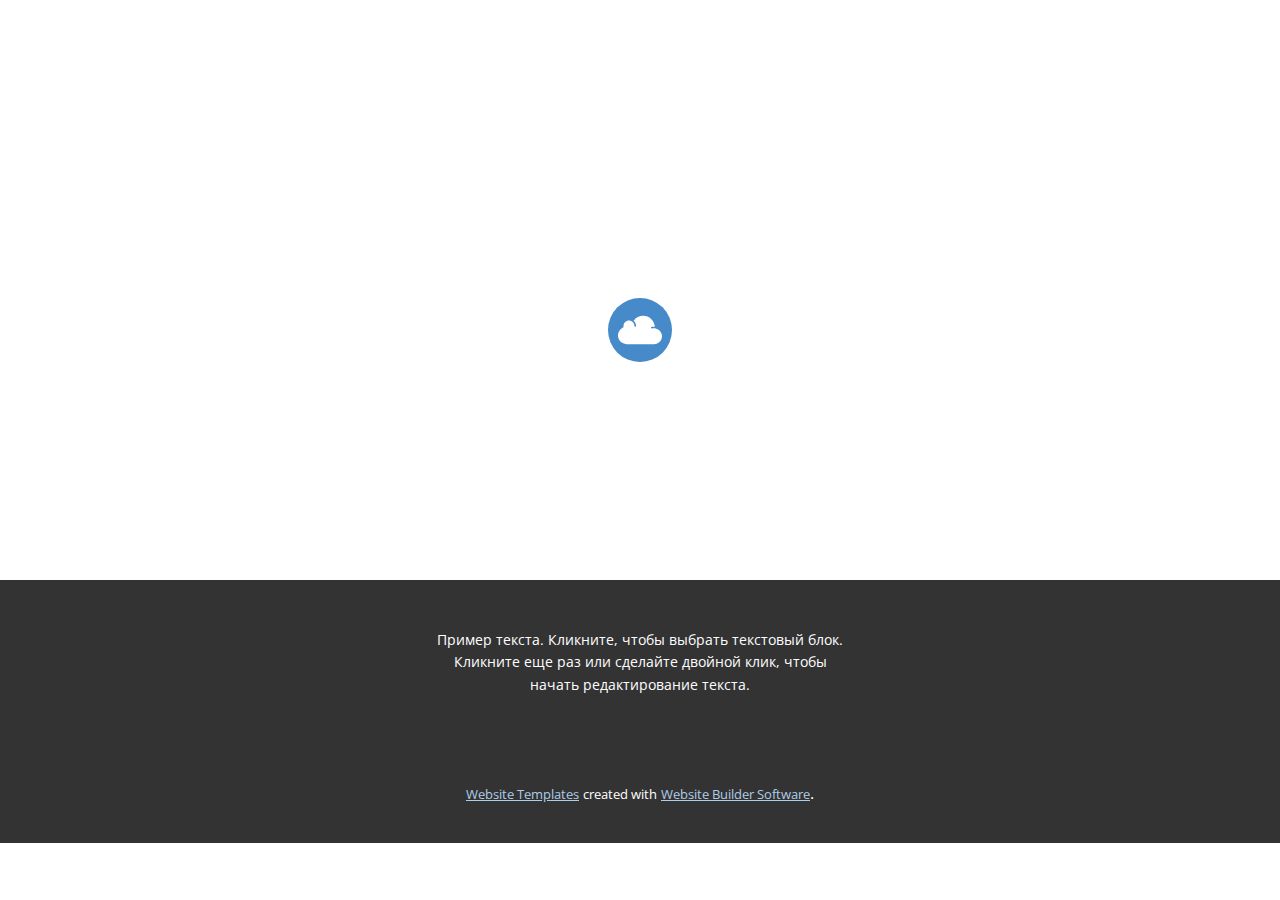
<file: index.html>
<!DOCTYPE html>
<html style="font-size: 16px;">
  <head>
    <meta name="viewport" content="width=device-width, initial-scale=1.0">
    <meta charset="utf-8">
    <meta name="keywords" content="">
    <meta name="description" content="">
    <meta name="page_type" content="np-template-header-footer-from-plugin">
    <title>Страница 1</title>
    <link rel="stylesheet" href="nicepage.css" media="screen">
<link rel="stylesheet" href="Страница-1.css" media="screen">
    <script class="u-script" type="text/javascript" src="jquery.js" defer=""></script>
    <script class="u-script" type="text/javascript" src="nicepage.js" defer=""></script>
    <meta name="generator" content="Nicepage 3.5.3, nicepage.com">
    <link id="u-theme-google-font" rel="stylesheet" href="https://fonts.googleapis.com/css?family=Roboto:100,100i,300,300i,400,400i,500,500i,700,700i,900,900i|Open+Sans:300,300i,400,400i,600,600i,700,700i,800,800i">
    
    
    <script type="application/ld+json">{
		"@context": "http://schema.org",
		"@type": "Organization",
		"name": "",
		"url": "index.html"
}</script>
    <meta property="og:title" content="Страница 1">
    <meta property="og:type" content="website">
    <meta name="theme-color" content="#478ac9">
    <link rel="canonical" href="index.html">
    <meta property="og:url" content="index.html">
  </head>
  <body data-home-page="Страница-1.html" data-home-page-title="Страница 1" class="u-body"><header class="u-clearfix u-header u-header" id="sec-a950"><div class="u-clearfix u-sheet u-sheet-1"></div></header>
    <section class="u-clearfix u-section-1" id="sec-3d08">
      <div class="u-clearfix u-sheet u-valign-middle u-sheet-1"><span class="u-icon u-icon-circle u-palette-1-base u-spacing-10 u-icon-1"><svg class="u-svg-link" preserveAspectRatio="xMidYMin slice" viewBox="0 0 56 56" style=""><use xmlns:xlink="http://www.w3.org/1999/xlink" xlink:href="#svg-119f"></use></svg><svg xmlns="http://www.w3.org/2000/svg" xmlns:xlink="http://www.w3.org/1999/xlink" version="1.1" xml:space="preserve" class="u-svg-content" viewBox="0 0 56 56" x="0px" y="0px" id="svg-119f" style="enable-background:new 0 0 56 56;"><path d="M25,46H10.845C4.865,46,0,41.135,0,35.154C0,31,2.705,26.688,6.433,24.901L7,24.63V24c0-0.127,0.008-0.256,0.015-0.386
	l0.009-0.16l-0.012-0.21C7.006,23.163,7,23.082,7,23c0-3.859,3.141-7,7-7c0.309,0,0.614,0.027,0.917,0.067
	c0.078,0.01,0.156,0.023,0.233,0.036c0.267,0.044,0.53,0.102,0.789,0.177c0.035,0.01,0.071,0.017,0.106,0.027
	c0.285,0.087,0.563,0.197,0.835,0.321c0.071,0.032,0.14,0.067,0.21,0.101c0.24,0.119,0.475,0.249,0.702,0.396
	C19.719,18.373,21,20.538,21,23c0,0.553,0.447,1,1,1s1-0.447,1-1c0-2.754-1.246-5.219-3.2-6.871C22.667,12.379,27.388,10,32.085,10
	c7.745,0,14.177,6.135,14.848,13.888c-1.022-0.072-2.552-0.109-4.083,0.124c-0.546,0.083-0.921,0.593-0.838,1.139
	c0.075,0.495,0.501,0.85,0.987,0.85c0.05,0,0.101-0.004,0.151-0.012c2.227-0.337,4.548-0.021,4.684-0.002
	C52.49,26.872,56,31.161,56,35.972C56,41.501,51.501,46,45.972,46H33H25z"></path></svg></span>
      </div>
    </section>
    
    
    <footer class="u-align-center u-clearfix u-footer u-grey-80 u-footer" id="sec-8bc2"><div class="u-clearfix u-sheet u-sheet-1">
        <p class="u-small-text u-text u-text-variant u-text-1">Пример текста. Кликните, чтобы выбрать текстовый блок. Кликните еще раз или сделайте двойной клик, чтобы начать редактирование текста.</p>
      </div></footer>
    <section class="u-backlink u-clearfix u-grey-80">
      <a class="u-link" href="https://nicepage.com/website-templates" target="_blank">
        <span>Website Templates</span>
      </a>
      <p class="u-text">
        <span>created with</span>
      </p>
      <a class="u-link" href="https://nicepage.com/" target="_blank">
        <span>Website Builder Software</span>
      </a>. 
    </section>
  </body>
</html>
</file>
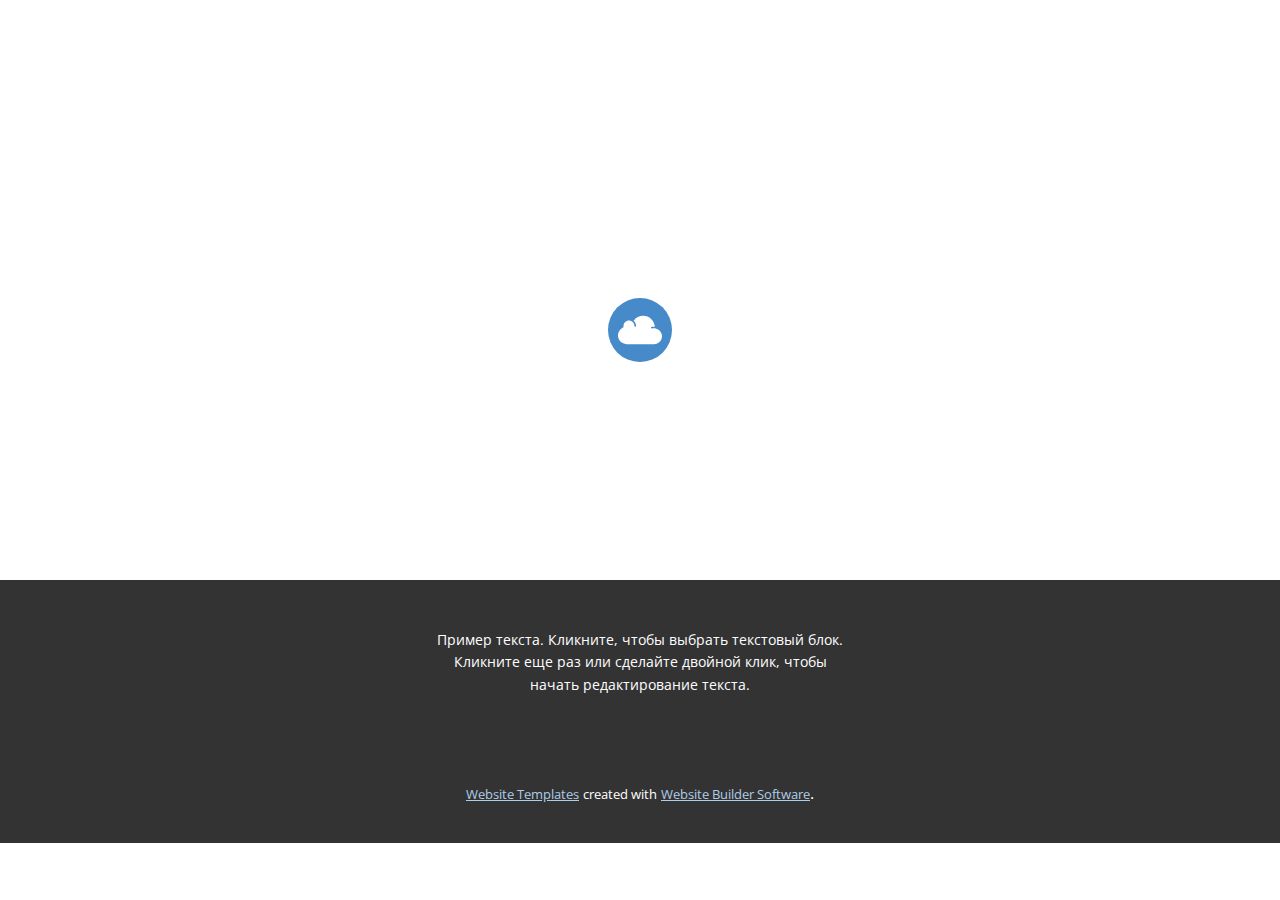
<file: Страница-1.html>
<!DOCTYPE html>
<html style="font-size: 16px;">
  <head>
    <meta name="viewport" content="width=device-width, initial-scale=1.0">
    <meta charset="utf-8">
    <meta name="keywords" content="">
    <meta name="description" content="">
    <meta name="page_type" content="np-template-header-footer-from-plugin">
    <title>Страница 1</title>
    <link rel="stylesheet" href="nicepage.css" media="screen">
<link rel="stylesheet" href="Страница-1.css" media="screen">
    <script class="u-script" type="text/javascript" src="jquery.js" defer=""></script>
    <script class="u-script" type="text/javascript" src="nicepage.js" defer=""></script>
    <meta name="generator" content="Nicepage 3.5.3, nicepage.com">
    <link id="u-theme-google-font" rel="stylesheet" href="https://fonts.googleapis.com/css?family=Roboto:100,100i,300,300i,400,400i,500,500i,700,700i,900,900i|Open+Sans:300,300i,400,400i,600,600i,700,700i,800,800i">
    
    
    <script type="application/ld+json">{
		"@context": "http://schema.org",
		"@type": "Organization",
		"name": "",
		"url": "index.html"
}</script>
    <meta property="og:title" content="Страница 1">
    <meta property="og:type" content="website">
    <meta name="theme-color" content="#478ac9">
    <link rel="canonical" href="index.html">
    <meta property="og:url" content="index.html">
  </head>
  <body class="u-body"><header class="u-clearfix u-header u-header" id="sec-a950"><div class="u-clearfix u-sheet u-sheet-1"></div></header>
    <section class="u-clearfix u-section-1" id="sec-3d08">
      <div class="u-clearfix u-sheet u-valign-middle u-sheet-1"><span class="u-icon u-icon-circle u-palette-1-base u-spacing-10 u-icon-1"><svg class="u-svg-link" preserveAspectRatio="xMidYMin slice" viewBox="0 0 56 56" style=""><use xmlns:xlink="http://www.w3.org/1999/xlink" xlink:href="#svg-119f"></use></svg><svg xmlns="http://www.w3.org/2000/svg" xmlns:xlink="http://www.w3.org/1999/xlink" version="1.1" xml:space="preserve" class="u-svg-content" viewBox="0 0 56 56" x="0px" y="0px" id="svg-119f" style="enable-background:new 0 0 56 56;"><path d="M25,46H10.845C4.865,46,0,41.135,0,35.154C0,31,2.705,26.688,6.433,24.901L7,24.63V24c0-0.127,0.008-0.256,0.015-0.386
	l0.009-0.16l-0.012-0.21C7.006,23.163,7,23.082,7,23c0-3.859,3.141-7,7-7c0.309,0,0.614,0.027,0.917,0.067
	c0.078,0.01,0.156,0.023,0.233,0.036c0.267,0.044,0.53,0.102,0.789,0.177c0.035,0.01,0.071,0.017,0.106,0.027
	c0.285,0.087,0.563,0.197,0.835,0.321c0.071,0.032,0.14,0.067,0.21,0.101c0.24,0.119,0.475,0.249,0.702,0.396
	C19.719,18.373,21,20.538,21,23c0,0.553,0.447,1,1,1s1-0.447,1-1c0-2.754-1.246-5.219-3.2-6.871C22.667,12.379,27.388,10,32.085,10
	c7.745,0,14.177,6.135,14.848,13.888c-1.022-0.072-2.552-0.109-4.083,0.124c-0.546,0.083-0.921,0.593-0.838,1.139
	c0.075,0.495,0.501,0.85,0.987,0.85c0.05,0,0.101-0.004,0.151-0.012c2.227-0.337,4.548-0.021,4.684-0.002
	C52.49,26.872,56,31.161,56,35.972C56,41.501,51.501,46,45.972,46H33H25z"></path></svg></span>
      </div>
    </section>
    
    
    <footer class="u-align-center u-clearfix u-footer u-grey-80 u-footer" id="sec-8bc2"><div class="u-clearfix u-sheet u-sheet-1">
        <p class="u-small-text u-text u-text-variant u-text-1">Пример текста. Кликните, чтобы выбрать текстовый блок. Кликните еще раз или сделайте двойной клик, чтобы начать редактирование текста.</p>
      </div></footer>
    <section class="u-backlink u-clearfix u-grey-80">
      <a class="u-link" href="https://nicepage.com/website-templates" target="_blank">
        <span>Website Templates</span>
      </a>
      <p class="u-text">
        <span>created with</span>
      </p>
      <a class="u-link" href="https://nicepage.com/" target="_blank">
        <span>Website Builder Software</span>
      </a>. 
    </section>
  </body>
</html>
</file>
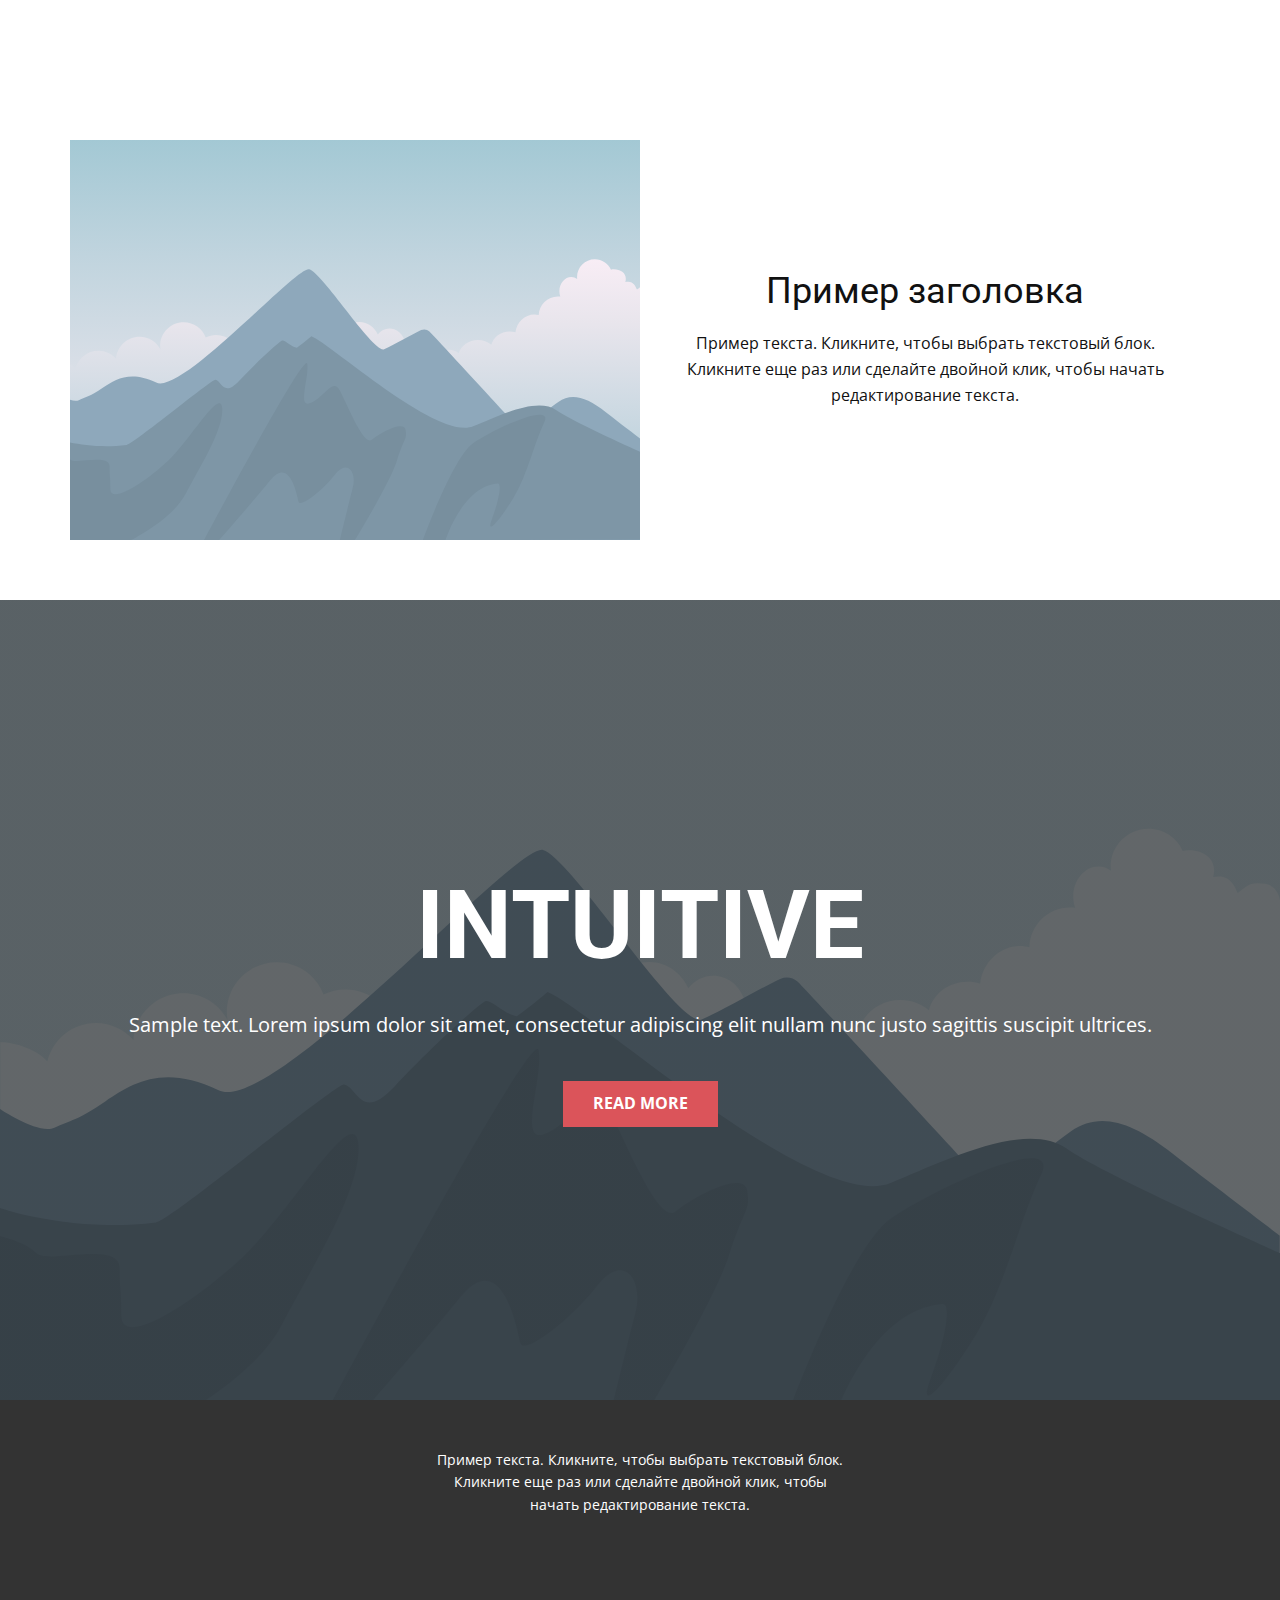
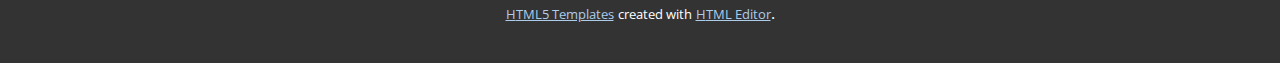
<file: Страница-2.html>
<!DOCTYPE html>
<html style="font-size: 16px;">
  <head>
    <meta name="viewport" content="width=device-width, initial-scale=1.0">
    <meta charset="utf-8">
    <meta name="keywords" content="INTUITIVE">
    <meta name="description" content="">
    <meta name="page_type" content="np-template-header-footer-from-plugin">
    <title>Страница 2</title>
    <link rel="stylesheet" href="nicepage.css" media="screen">
<link rel="stylesheet" href="Страница-2.css" media="screen">
    <script class="u-script" type="text/javascript" src="jquery.js" defer=""></script>
    <script class="u-script" type="text/javascript" src="nicepage.js" defer=""></script>
    <meta name="generator" content="Nicepage 3.5.3, nicepage.com">
    <link id="u-theme-google-font" rel="stylesheet" href="https://fonts.googleapis.com/css?family=Roboto:100,100i,300,300i,400,400i,500,500i,700,700i,900,900i|Open+Sans:300,300i,400,400i,600,600i,700,700i,800,800i">
    
    
    
    <script type="application/ld+json">{
		"@context": "http://schema.org",
		"@type": "Organization",
		"name": "",
		"url": "index.html"
}</script>
    <meta property="og:title" content="Страница 2">
    <meta property="og:type" content="website">
    <meta name="theme-color" content="#478ac9">
    <link rel="canonical" href="index.html">
    <meta property="og:url" content="index.html">
  </head>
  <body class="u-body"><header class="u-clearfix u-header u-header" id="sec-a950"><div class="u-clearfix u-sheet u-sheet-1"></div></header>
    <section class="u-clearfix u-section-1" id="sec-1b35">
      <div class="u-clearfix u-sheet u-sheet-1">
        <div class="u-clearfix u-expanded-width u-layout-wrap u-layout-wrap-1">
          <div class="u-layout">
            <div class="u-layout-row">
              <div class="u-container-style u-image u-layout-cell u-size-30 u-image-1" data-image-width="400" data-image-height="265">
                <div class="u-container-layout u-container-layout-1"></div>
              </div>
              <div class="u-align-center u-container-style u-layout-cell u-size-30 u-layout-cell-2">
                <div class="u-container-layout u-valign-middle u-container-layout-2">
                  <h2 class="u-text u-text-default u-text-1">Пример заголовка</h2>
                  <p class="u-text u-text-default u-text-2">Пример текста. Кликните, чтобы выбрать текстовый блок. Кликните еще раз или сделайте двойной клик, чтобы начать редактирование текста.</p>
                </div>
              </div>
            </div>
          </div>
        </div>
      </div>
    </section>
    <section class="u-align-center u-clearfix u-image u-shading u-section-2" src="" data-image-width="256" data-image-height="256" id="sec-7b0b">
      <div class="u-clearfix u-sheet u-valign-middle u-sheet-1">
        <h1 class="u-text u-text-default u-title u-text-1">INTUITIVE</h1>
        <p class="u-large-text u-text u-text-default u-text-variant u-text-2">Sample text. Lorem ipsum dolor sit amet, consectetur adipiscing elit nullam nunc justo sagittis suscipit ultrices.</p>
        <a href="#" class="u-btn u-button-style u-palette-2-base u-btn-1">Read More</a>
      </div>
    </section>
    
    
    <footer class="u-align-center u-clearfix u-footer u-grey-80 u-footer" id="sec-8bc2"><div class="u-clearfix u-sheet u-sheet-1">
        <p class="u-small-text u-text u-text-variant u-text-1">Пример текста. Кликните, чтобы выбрать текстовый блок. Кликните еще раз или сделайте двойной клик, чтобы начать редактирование текста.</p>
      </div></footer>
    <section class="u-backlink u-clearfix u-grey-80">
      <a class="u-link" href="https://nicepage.com/html5-template" target="_blank">
        <span>HTML5 Templates</span>
      </a>
      <p class="u-text">
        <span>created with</span>
      </p>
      <a class="u-link" href="https://nicepage.com/html-website-builder" target="_blank">
        <span>HTML Editor</span>
      </a>. 
    </section>
  </body>
</html>
</file>
<file: Страница-1.css>
.u-section-1 .u-sheet-1 {
  min-height: 500px;
}

.u-section-1 .u-icon-1 {
  height: 64px;
  width: 64px;
  margin: 60px auto;
}
</file>
<file: Страница-2.css>
.u-section-1 .u-sheet-1 {
  min-height: 500px;
}

.u-section-1 .u-layout-wrap-1 {
  margin-top: 60px;
  margin-bottom: 60px;
  position: relative;
}

.u-section-1 .u-image-1 {
  min-height: 400px;
  background-image: url("[data-uri]");
}

.u-section-1 .u-container-layout-1 {
  padding: 30px;
}

.u-section-1 .u-layout-cell-2 {
  min-height: 400px;
}

.u-section-1 .u-container-layout-2 {
  padding: 30px;
}

.u-section-1 .u-text-1 {
  margin: 0 auto;
}

.u-section-1 .u-text-2 {
  margin: 20px 0 0;
}

@media (max-width: 1199px) {
  .u-section-1 .u-sheet-1 {
    min-height: 430px;
  }

  .u-section-1 .u-image-1 {
    min-height: 330px;
  }

  .u-section-1 .u-layout-cell-2 {
    min-height: 330px;
  }
}

@media (max-width: 991px) {
  .u-section-1 .u-sheet-1 {
    min-height: 353px;
  }

  .u-section-1 .u-image-1 {
    min-height: 253px;
  }

  .u-section-1 .u-layout-cell-2 {
    min-height: 100px;
  }
}

@media (max-width: 767px) {
  .u-section-1 .u-sheet-1 {
    min-height: 580px;
  }

  .u-section-1 .u-image-1 {
    min-height: 380px;
  }

  .u-section-1 .u-container-layout-1 {
    padding-left: 10px;
    padding-right: 10px;
  }

  .u-section-1 .u-container-layout-2 {
    padding-left: 10px;
    padding-right: 10px;
  }
}

@media (max-width: 575px) {
  .u-section-1 .u-sheet-1 {
    min-height: 439px;
  }

  .u-section-1 .u-image-1 {
    min-height: 239px;
  }
}.u-section-2 {
  background-image: linear-gradient(0deg, rgba(0,0,0,0.55), rgba(0,0,0,0.55)), url("[data-uri]");
  background-position: 50% 50%;
}

.u-section-2 .u-sheet-1 {
  min-height: 800px;
}

.u-section-2 .u-text-1 {
  font-size: 6rem;
  font-weight: 700;
  margin: 60px auto 0;
}

.u-section-2 .u-text-2 {
  margin: 30px auto 0;
}

.u-section-2 .u-btn-1 {
  background-image: none;
  text-transform: uppercase;
  font-weight: 700;
  margin: 40px auto 60px;
}

@media (max-width: 1199px) {
  .u-section-2 .u-sheet-1 {
    min-height: 660px;
  }
}

@media (max-width: 991px) {
  .u-section-2 .u-sheet-1 {
    min-height: 506px;
  }
}

@media (max-width: 767px) {
  .u-section-2 .u-sheet-1 {
    min-height: 380px;
  }
}

@media (max-width: 575px) {
  .u-section-2 .u-sheet-1 {
    min-height: 239px;
  }

  .u-section-2 .u-text-1 {
    font-size: 3.75rem;
  }
}
</file>
